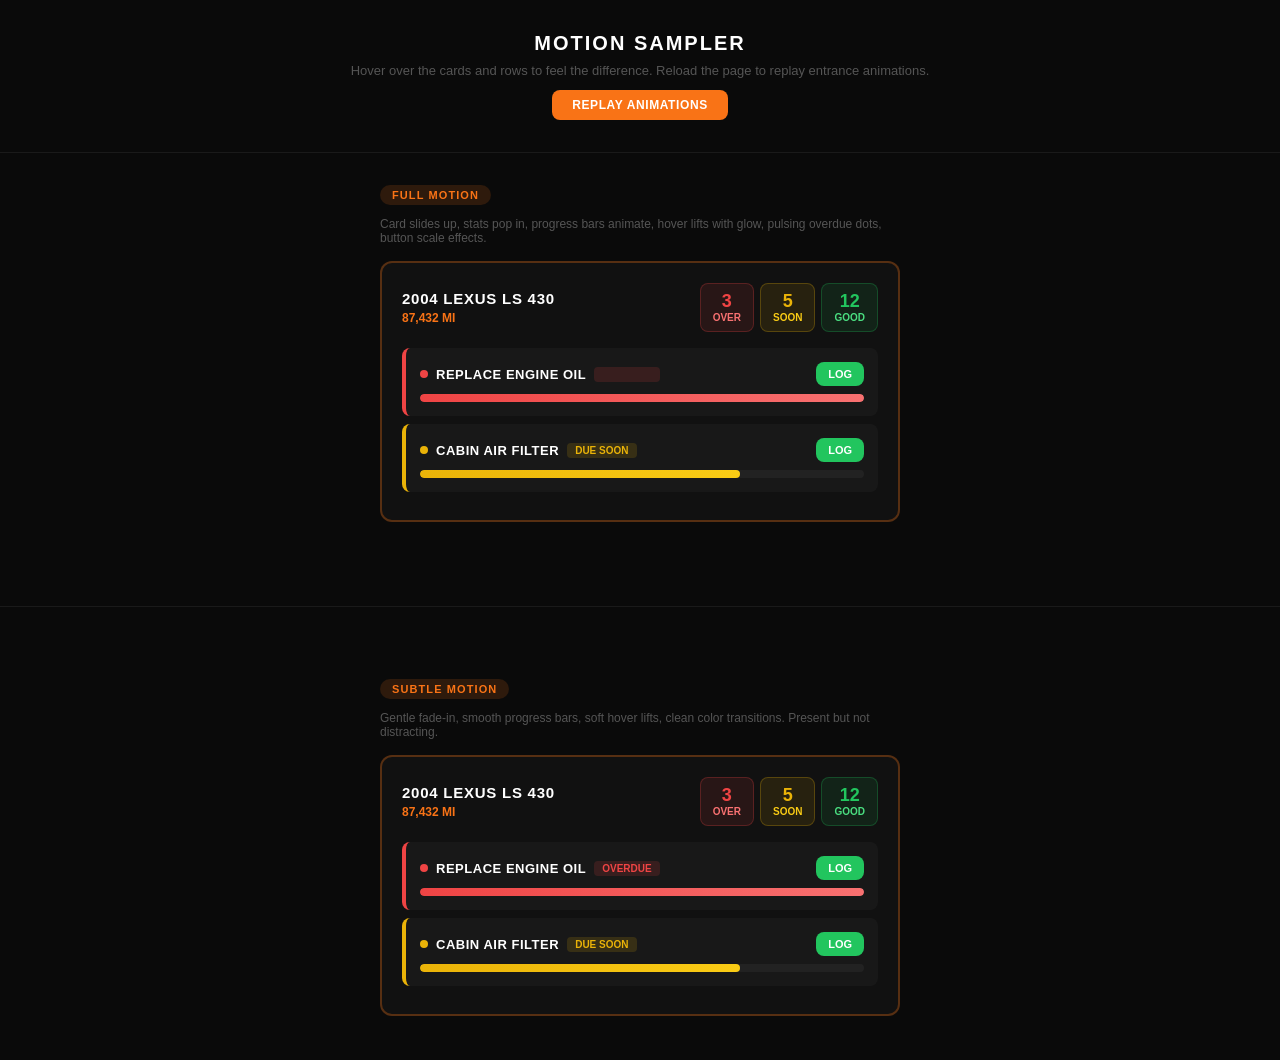
<file: motion-sampler.html>
<!DOCTYPE html>
<html lang="en">
<head>
  <meta charset="UTF-8"/>
  <meta name="viewport" content="width=device-width, initial-scale=1.0"/>
  <title>AutoTrax — Motion Sampler</title>
  <style>
    * { box-sizing: border-box; }
    body { margin: 0; font-family: -apple-system, BlinkMacSystemFont, 'Segoe UI', Roboto, sans-serif; background: #0a0a0a; color: white; }

    /* ── Shared ── */
    .card { background: #111; border: 2px solid rgba(249,115,22,0.3); border-radius: 12px; padding: 20px; margin-bottom: 12px; }
    .row { background: rgba(255,255,255,0.03); border-radius: 8px; padding: 14px; border-left: 4px solid #ef4444; margin-bottom: 8px; }
    .bar-track { height: 8px; border-radius: 4px; background: #222; overflow: hidden; }
    .bar-fill { height: 100%; border-radius: 4px; }
    .badge { display: inline-block; padding: 2px 8px; border-radius: 4px; font-size: 10px; font-weight: 900; text-transform: uppercase; }
    .section { max-width: 560px; margin: 0 auto; padding: 32px 20px; }
    .label { font-size: 11px; font-weight: 700; letter-spacing: 0.1em; text-transform: uppercase; padding: 4px 12px; border-radius: 999px; display: inline-block; margin-bottom: 12px; }
    h3 { margin: 0 0 4px; font-size: 15px; font-weight: 900; text-transform: uppercase; letter-spacing: 0.05em; }
    .sub { font-size: 12px; font-weight: 700; color: #f97316; margin: 0; }
    .item-name { font-size: 13px; font-weight: 700; text-transform: uppercase; letter-spacing: 0.04em; }
    .stats { display: flex; gap: 6px; }
    .stat { text-align: center; padding: 8px 12px; border-radius: 8px; }
    .stat-num { font-size: 18px; font-weight: 900; line-height: 1; }
    .stat-label { font-size: 10px; font-weight: 700; text-transform: uppercase; margin-top: 2px; }
    .top-row { display: flex; justify-content: space-between; align-items: center; margin-bottom: 16px; }
    .item-row-top { display: flex; justify-content: space-between; align-items: center; margin-bottom: 8px; }
    .log-btn { padding: 6px 12px; border-radius: 8px; font-size: 11px; font-weight: 900; text-transform: uppercase; border: none; cursor: pointer; color: white; }
    .divider { border: none; border-top: 1px solid #1a1a1a; margin: 40px 0; }

    /* ════════════════════════════════════════════════════════════════ */
    /* FULL MOTION ANIMATIONS                                         */
    /* ════════════════════════════════════════════════════════════════ */

    /* Card entrance — slides up and fades in */
    @keyframes slideUp { from { opacity: 0; transform: translateY(20px); } to { opacity: 1; transform: translateY(0); } }
    .full .card { animation: slideUp 0.5s ease-out both; }
    .full .row:nth-child(1) { animation: slideUp 0.5s ease-out 0.15s both; }
    .full .row:nth-child(2) { animation: slideUp 0.5s ease-out 0.3s both; }

    /* Card hover lift with glow */
    .full .card { transition: transform 0.25s ease, box-shadow 0.25s ease; }
    .full .card:hover { transform: translateY(-4px); box-shadow: 0 0 40px rgba(249,115,22,0.15), 0 12px 40px rgba(0,0,0,0.4); }

    /* Row hover glow */
    .full .row { transition: background 0.2s, border-color 0.2s, box-shadow 0.2s; }
    .full .row:hover { background: rgba(255,255,255,0.06); box-shadow: inset 0 0 20px rgba(249,115,22,0.05); }

    /* Pulsing overdue indicator */
    @keyframes pulse { 0%,100% { opacity: 1; } 50% { opacity: 0.5; } }
    .full .pulse-dot { animation: pulse 2s ease-in-out infinite; }

    /* Progress bar fill animation */
    @keyframes fillFull { from { width: 0%; } to { width: var(--w); } }
    .full .bar-fill { animation: fillFull 1.2s cubic-bezier(0.25,0.46,0.45,0.94) 0.4s both; }

    /* Button hover scale + glow */
    .full .log-btn { transition: transform 0.15s ease, box-shadow 0.15s ease, background 0.15s ease; }
    .full .log-btn:hover { transform: scale(1.05); box-shadow: 0 0 16px rgba(34,197,94,0.4); }

    /* Stat counter entrance — pops in */
    @keyframes popIn { from { opacity: 0; transform: scale(0.7); } to { opacity: 1; transform: scale(1); } }
    .full .stat:nth-child(1) { animation: popIn 0.35s ease-out 0.2s both; }
    .full .stat:nth-child(2) { animation: popIn 0.35s ease-out 0.35s both; }
    .full .stat:nth-child(3) { animation: popIn 0.35s ease-out 0.5s both; }

    /* Badge shimmer for overdue */
    @keyframes shimmer {
      0% { background-position: -100% 0; }
      100% { background-position: 200% 0; }
    }
    .full .badge-overdue {
      background: linear-gradient(90deg, #ef4444 0%, #fca5a5 50%, #ef4444 100%);
      background-size: 200% 100%;
      animation: shimmer 2.5s ease-in-out infinite;
      -webkit-background-clip: text;
      -webkit-text-fill-color: transparent;
    }

    /* ════════════════════════════════════════════════════════════════ */
    /* SUBTLE MOTION ANIMATIONS                                       */
    /* ════════════════════════════════════════════════════════════════ */

    /* Card fade-in only (no slide) */
    @keyframes fadeIn { from { opacity: 0; } to { opacity: 1; } }
    .subtle .card { animation: fadeIn 0.4s ease both; }
    .subtle .row { animation: fadeIn 0.4s ease 0.1s both; }

    /* Gentle hover lift */
    .subtle .card { transition: transform 0.2s ease, box-shadow 0.2s ease; }
    .subtle .card:hover { transform: translateY(-2px); box-shadow: 0 8px 24px rgba(0,0,0,0.3); }

    /* Row hover — just background shift */
    .subtle .row { transition: background 0.2s ease; }
    .subtle .row:hover { background: rgba(255,255,255,0.05); }

    /* Progress bar fill — smooth but not dramatic */
    @keyframes fillSubtle { from { width: 0%; } to { width: var(--w); } }
    .subtle .bar-fill { animation: fillSubtle 0.8s ease-out 0.2s both; }

    /* Button — color transition only, no scale */
    .subtle .log-btn { transition: background 0.2s ease; }

    /* Stats — simple fade, no pop */
    .subtle .stat { animation: fadeIn 0.3s ease 0.15s both; }

    /* Status colors transition smoothly */
    .subtle .badge { transition: color 0.3s ease; }
  </style>
</head>
<body>

  <!-- Header -->
  <div style="text-align: center; padding: 32px 16px; border-bottom: 1px solid #1a1a1a;">
    <h1 style="font-size: 20px; font-weight: 900; text-transform: uppercase; letter-spacing: 0.1em; margin: 0;">Motion Sampler</h1>
    <p style="font-size: 13px; color: #555; margin: 8px 0 0;">Hover over the cards and rows to feel the difference. Reload the page to replay entrance animations.</p>
    <button onclick="replay()" style="margin-top:12px; padding: 8px 20px; border-radius: 8px; background: #f97316; color: white; border: none; font-weight: 900; font-size: 12px; text-transform: uppercase; cursor: pointer; letter-spacing: 0.05em;">
      Replay Animations
    </button>
  </div>

  <!-- ════════════════════════════════════════════════════ -->
  <!-- FULL MOTION                                         -->
  <!-- ════════════════════════════════════════════════════ -->
  <div class="section full" id="fullSection">
    <span class="label" style="background: rgba(249,115,22,0.15); color: #f97316;">Full Motion</span>
    <p style="font-size: 12px; color: #555; margin: 0 0 16px;">Card slides up, stats pop in, progress bars animate, hover lifts with glow, pulsing overdue dots, button scale effects.</p>

    <div class="card">
      <div class="top-row">
        <div>
          <h3>2004 Lexus LS 430</h3>
          <p class="sub">87,432 MI</p>
        </div>
        <div class="stats">
          <div class="stat" style="background: rgba(239,68,68,0.1); border: 1px solid rgba(239,68,68,0.25);">
            <div class="stat-num" style="color: #ef4444;">3</div>
            <div class="stat-label" style="color: #f87171;">Over</div>
          </div>
          <div class="stat" style="background: rgba(234,179,8,0.1); border: 1px solid rgba(234,179,8,0.25);">
            <div class="stat-num" style="color: #eab308;">5</div>
            <div class="stat-label" style="color: #facc15;">Soon</div>
          </div>
          <div class="stat" style="background: rgba(34,197,94,0.1); border: 1px solid rgba(34,197,94,0.25);">
            <div class="stat-num" style="color: #22c55e;">12</div>
            <div class="stat-label" style="color: #4ade80;">Good</div>
          </div>
        </div>
      </div>

      <div class="row">
        <div class="item-row-top">
          <div style="display:flex; align-items:center; gap:8px;">
            <div class="pulse-dot" style="width:8px;height:8px;border-radius:50%;background:#ef4444;"></div>
            <span class="item-name">Replace Engine Oil</span>
            <span class="badge badge-overdue" style="background: rgba(239,68,68,0.15); color: #ef4444;">Overdue</span>
          </div>
          <button class="log-btn" style="background: #22c55e;">Log</button>
        </div>
        <div class="bar-track">
          <div class="bar-fill" style="--w:100%; background: linear-gradient(90deg, #ef4444, #f87171);"></div>
        </div>
      </div>

      <div class="row" style="border-left-color: #eab308;">
        <div class="item-row-top">
          <div style="display:flex; align-items:center; gap:8px;">
            <div style="width:8px;height:8px;border-radius:50%;background:#eab308;"></div>
            <span class="item-name">Cabin Air Filter</span>
            <span class="badge" style="background: rgba(234,179,8,0.15); color: #eab308;">Due Soon</span>
          </div>
          <button class="log-btn" style="background: #22c55e;">Log</button>
        </div>
        <div class="bar-track">
          <div class="bar-fill" style="--w:72%; background: linear-gradient(90deg, #eab308, #facc15);"></div>
        </div>
      </div>
    </div>
  </div>

  <hr class="divider">

  <!-- ════════════════════════════════════════════════════ -->
  <!-- SUBTLE MOTION                                       -->
  <!-- ════════════════════════════════════════════════════ -->
  <div class="section subtle" id="subtleSection">
    <span class="label" style="background: rgba(249,115,22,0.15); color: #f97316;">Subtle Motion</span>
    <p style="font-size: 12px; color: #555; margin: 0 0 16px;">Gentle fade-in, smooth progress bars, soft hover lifts, clean color transitions. Present but not distracting.</p>

    <div class="card">
      <div class="top-row">
        <div>
          <h3>2004 Lexus LS 430</h3>
          <p class="sub">87,432 MI</p>
        </div>
        <div class="stats">
          <div class="stat" style="background: rgba(239,68,68,0.1); border: 1px solid rgba(239,68,68,0.25);">
            <div class="stat-num" style="color: #ef4444;">3</div>
            <div class="stat-label" style="color: #f87171;">Over</div>
          </div>
          <div class="stat" style="background: rgba(234,179,8,0.1); border: 1px solid rgba(234,179,8,0.25);">
            <div class="stat-num" style="color: #eab308;">5</div>
            <div class="stat-label" style="color: #facc15;">Soon</div>
          </div>
          <div class="stat" style="background: rgba(34,197,94,0.1); border: 1px solid rgba(34,197,94,0.25);">
            <div class="stat-num" style="color: #22c55e;">12</div>
            <div class="stat-label" style="color: #4ade80;">Good</div>
          </div>
        </div>
      </div>

      <div class="row">
        <div class="item-row-top">
          <div style="display:flex; align-items:center; gap:8px;">
            <div style="width:8px;height:8px;border-radius:50%;background:#ef4444;"></div>
            <span class="item-name">Replace Engine Oil</span>
            <span class="badge" style="background: rgba(239,68,68,0.15); color: #ef4444;">Overdue</span>
          </div>
          <button class="log-btn" style="background: #22c55e;">Log</button>
        </div>
        <div class="bar-track">
          <div class="bar-fill" style="--w:100%; background: linear-gradient(90deg, #ef4444, #f87171);"></div>
        </div>
      </div>

      <div class="row" style="border-left-color: #eab308;">
        <div class="item-row-top">
          <div style="display:flex; align-items:center; gap:8px;">
            <div style="width:8px;height:8px;border-radius:50%;background:#eab308;"></div>
            <span class="item-name">Cabin Air Filter</span>
            <span class="badge" style="background: rgba(234,179,8,0.15); color: #eab308;">Due Soon</span>
          </div>
          <button class="log-btn" style="background: #22c55e;">Log</button>
        </div>
        <div class="bar-track">
          <div class="bar-fill" style="--w:72%; background: linear-gradient(90deg, #eab308, #facc15);"></div>
        </div>
      </div>
    </div>
  </div>

  <script>
    /* Replay button — re-triggers all CSS animations by briefly removing and re-adding the section content */
    function replay() {
      const sections = [document.getElementById('fullSection'), document.getElementById('subtleSection')];
      sections.forEach(sec => {
        const parent = sec.parentNode;
        const next = sec.nextSibling;
        parent.removeChild(sec);
        void sec.offsetWidth; // force reflow
        parent.insertBefore(sec, next);
      });
    }
  </script>

</body>
</html>
</file>
